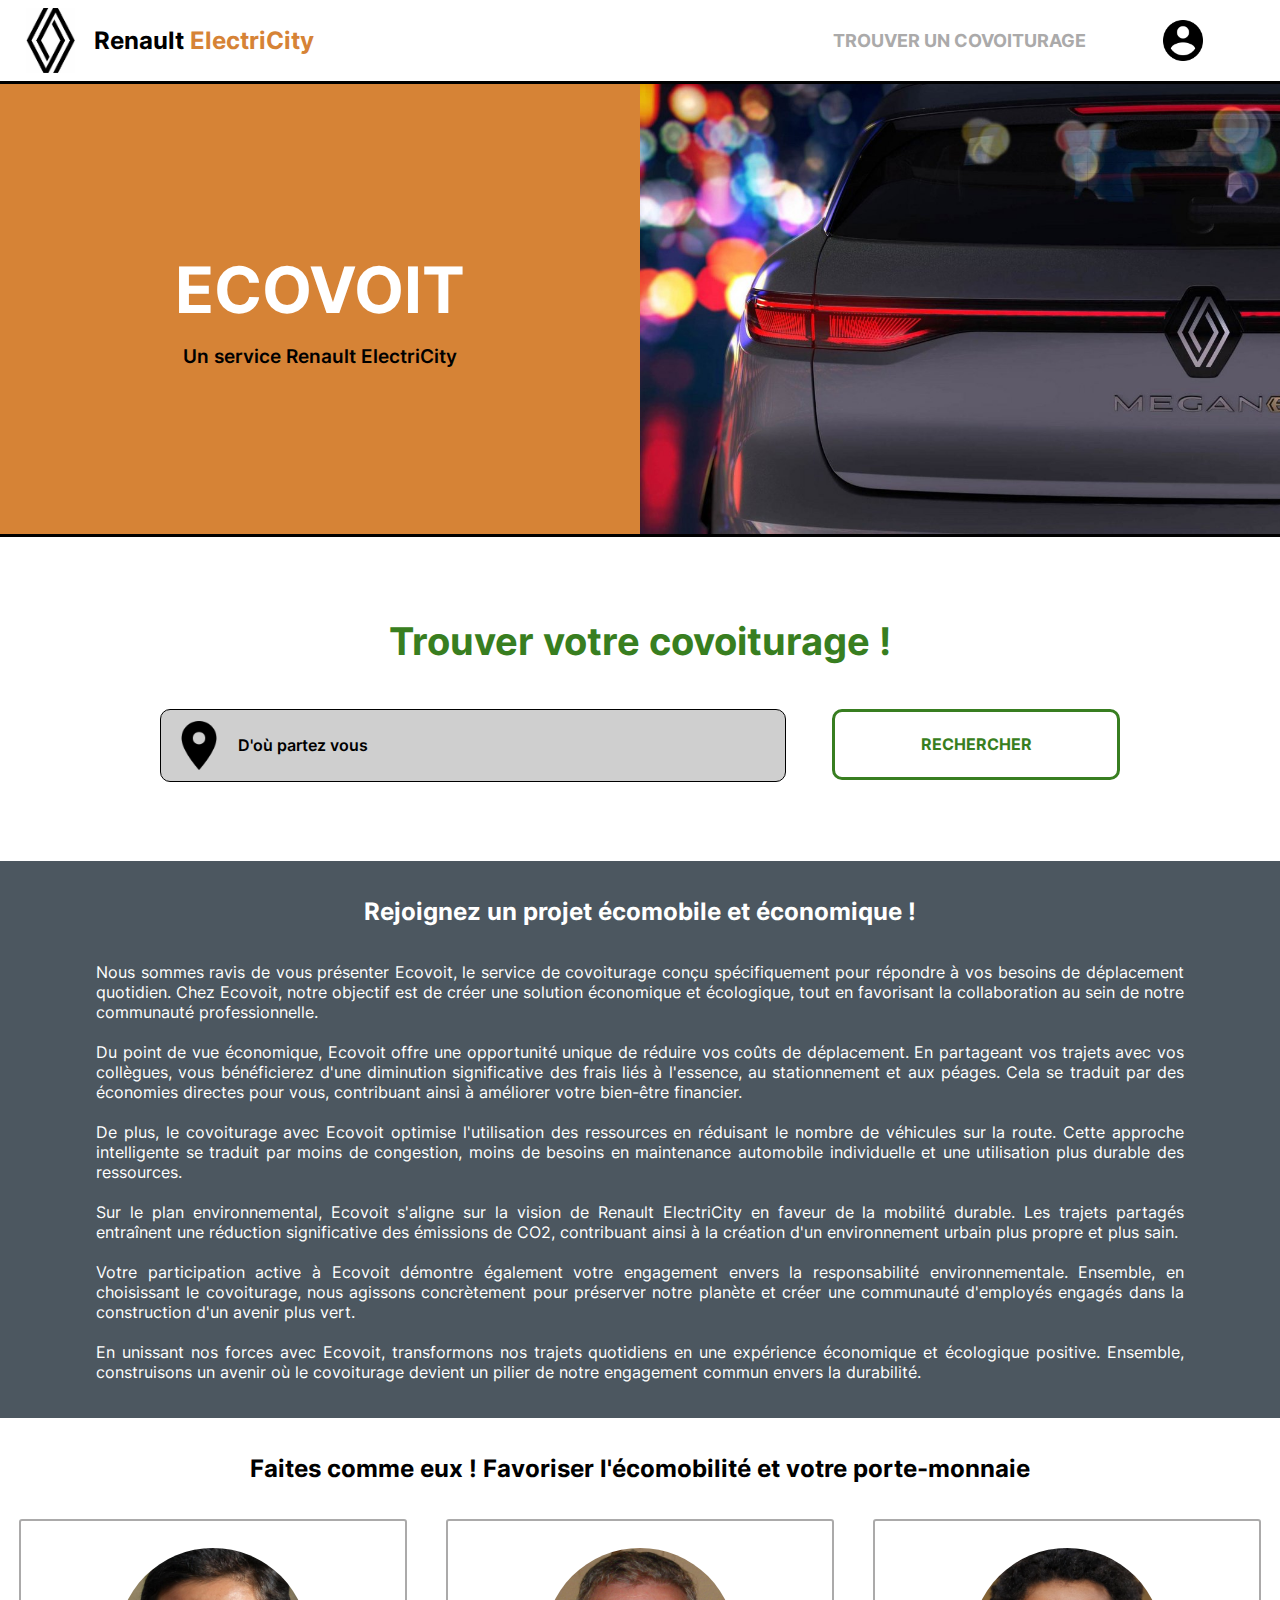
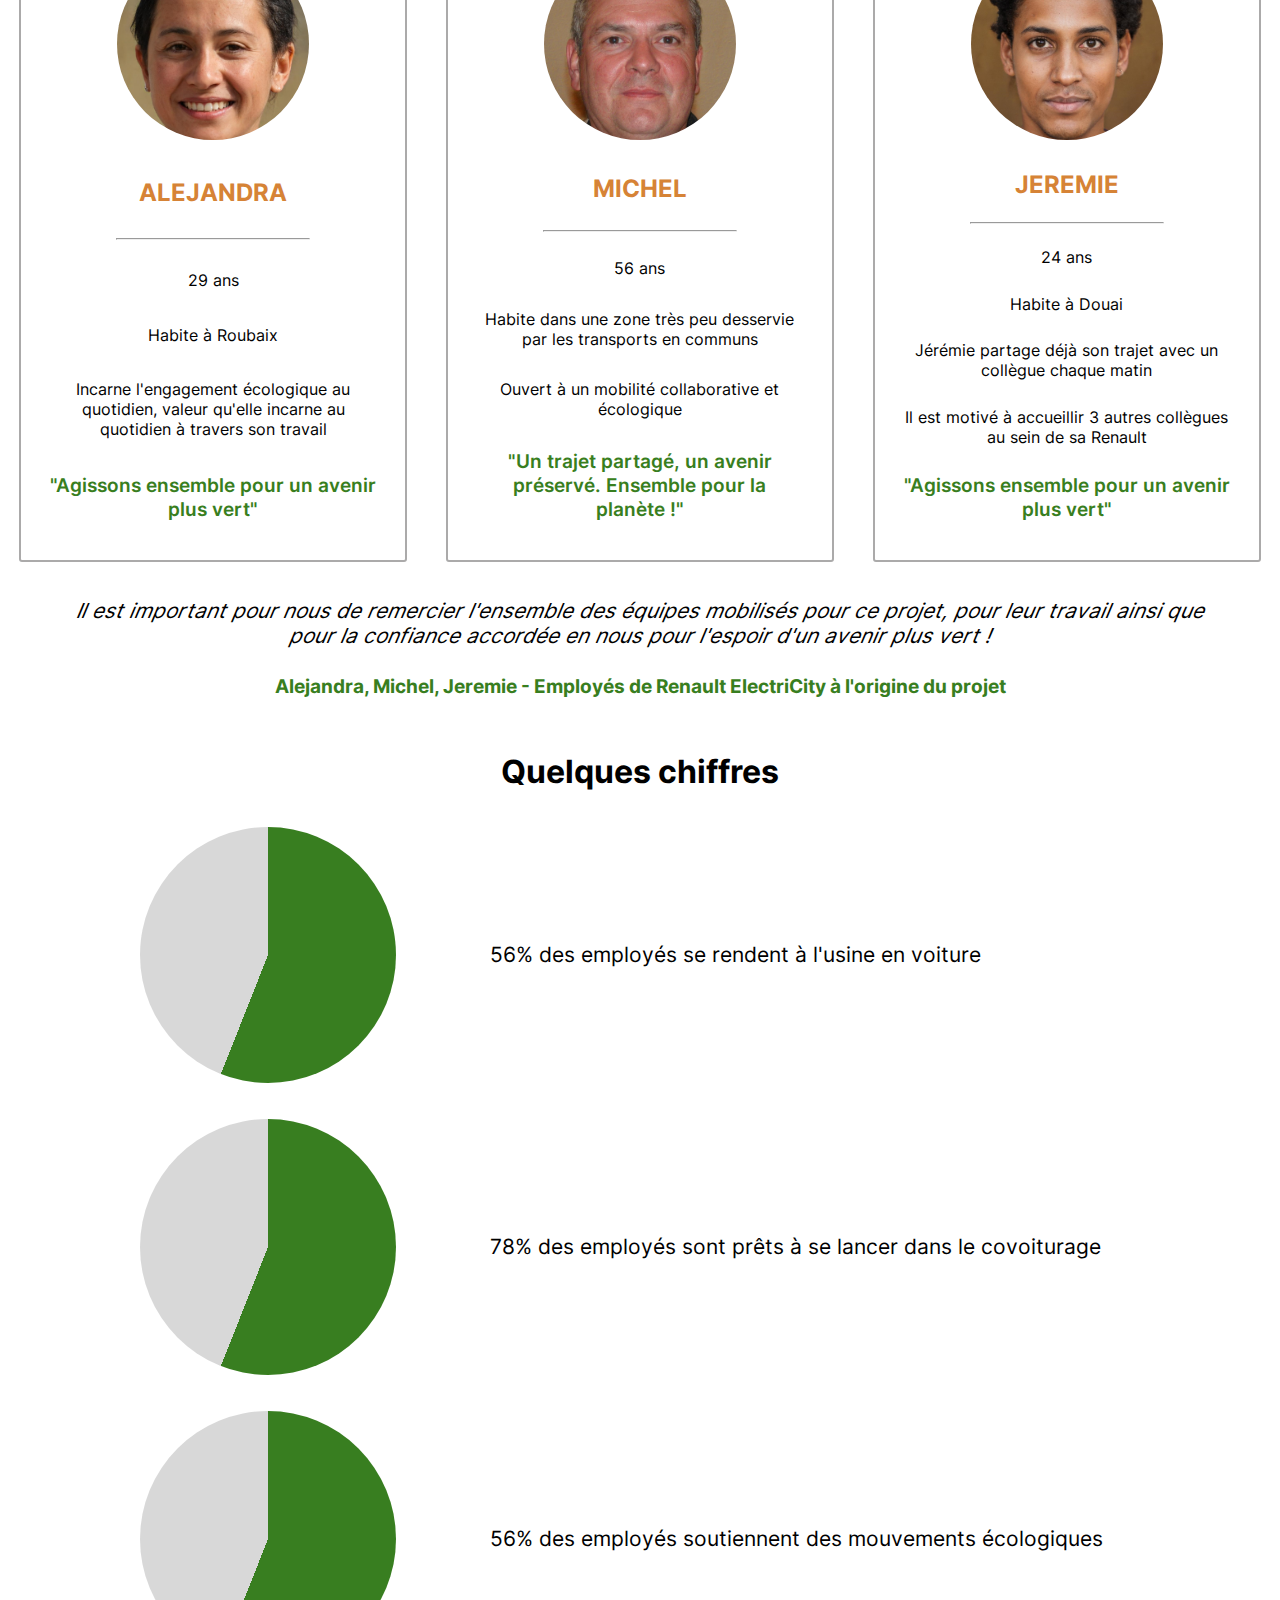
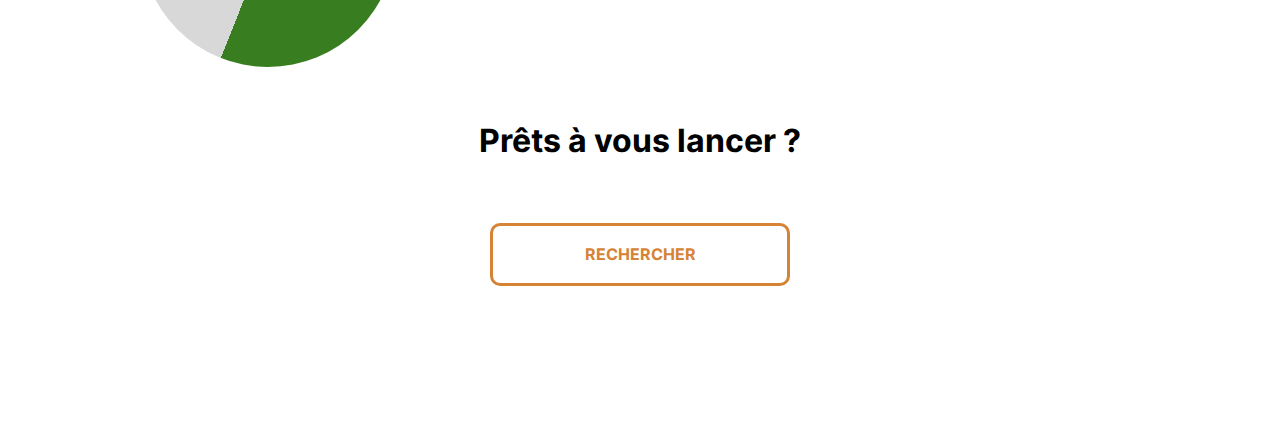
<file: index.html>
<!DOCTYPE html>
<html lang="fr">
<head>
    <meta charset="UTF-8">
    <title>Ecovoit - Renault ElectriCity</title>
    <link rel="icon" href="assets/logo-renault.jpg">
    <link rel="stylesheet" href="css/global_style.css">
    <link rel="stylesheet" href="css/index_style.css">
    <link rel="stylesheet" href="css/responsive_global_style.css">
    <link rel="stylesheet" href="css/responsive_index_style.css">
    <meta name="viewport" content="width=device-width, initial-scale=1.0">
</head>
<body>
    <div id="nav-bar">
        <a href="./index.html" class="logo">
            <img src="assets/logo-renault.jpg" alt="Logo de Renault.">
        </a>
        <span>Renault</span>
        <span class="orange"> ElectriCity</span>
        <a href="./covoiturages-disponibles.html" class="lien">
            <span>Trouver un covoiturage</span>
        </a>
        <a href="./login.html">
            <img src="assets/icone-profil.png" alt="Logo de Renault.">
        </a>
    </div>

    <header>
        <section>
            <h1>Ecovoit</h1>
            <p>Un service Renault ElectriCity</p>
        </section>
        <img src="assets/picture-header.jpg" alt="Image de la nouvelle Renault Megane e-tech.">
    </header>

    <main>
        <section class="trouver-covoiturage">
            <h2>Trouver votre covoiturage !</h2>
            <form action="./covoiturages-disponibles.html">
                <div>
                    <img src="assets/icone-position.png" alt="Icone de position.">
                    <input type="text" placeholder="D'où partez vous">
                </div>
                <input type="submit" value="Rechercher" class="button" id="green-button">
            </form>
        </section>

        <section class="rejoindre-projet">
            <h2>Rejoignez un projet écomobile et économique !</h2>
            <p>
                Nous sommes ravis de vous présenter Ecovoit, le service de covoiturage conçu 
                spécifiquement pour répondre à vos besoins de déplacement quotidien. Chez Ecovoit,
                notre objectif est de créer une solution économique et écologique, tout en 
                favorisant la collaboration au sein de notre communauté professionnelle.<br><br>
                Du point de vue économique, Ecovoit offre une opportunité unique de réduire vos 
                coûts de déplacement. En partageant vos trajets avec vos collègues, vous 
                bénéficierez d'une diminution significative des frais liés à l'essence, au 
                stationnement et aux péages. Cela se traduit par des économies directes pour 
                vous, contribuant ainsi à améliorer votre bien-être financier.<br><br>De plus, le
                covoiturage avec Ecovoit optimise l'utilisation des ressources en réduisant le 
                nombre de véhicules sur la route. Cette approche intelligente se traduit par moins
                de congestion, moins de besoins en maintenance automobile individuelle et une 
                utilisation plus durable des ressources.<br><br>Sur le plan environnemental, 
                Ecovoit s'aligne sur la vision de Renault ElectriCity en faveur de la mobilité 
                durable. Les trajets partagés entraînent une réduction significative des émissions 
                de CO2, contribuant ainsi à la création d'un environnement urbain plus propre et plus 
                sain.<br><br>Votre participation active à Ecovoit démontre également votre engagement 
                envers la responsabilité environnementale. Ensemble, en choisissant le covoiturage,
                nous agissons concrètement pour préserver notre planète et créer une communauté 
                d'employés engagés dans la construction d'un avenir plus vert.<br><br>En unissant 
                nos forces avec Ecovoit, transformons nos trajets quotidiens en une expérience 
                économique et écologique positive. Ensemble, construisons un avenir où le covoiturage 
                devient un pilier de notre engagement commun envers la durabilité.
            </p>
        </section>

        <section class="cards-part">
            <h2>Faites comme eux ! Favoriser l'écomobilité et votre porte-monnaie</h2>
            <div class="cards-box">
                <div>
                    <img src="assets/visage-alejandra.jpg" alt="Photo de notre collaboratrice Alejandra">
                    <h3>Alejandra</h3>
                    <hr>
                    <p>29 ans</p>
                    <p>Habite à Roubaix</p>
                    <p>Incarne l'engagement écologique au quotidien, valeur qu'elle incarne au quotidien à travers son travail</p>
                    <p class="citation">"Agissons ensemble pour un avenir plus vert"</p>
                </div>
    
                <div>
                    <img src="assets/visage-michel.jpg" alt="Photo de notre collaborateur Michel">
                    <h3>Michel</h3>
                    <hr>
                    <p>56 ans</p>
                    <p>Habite dans une zone très peu desservie par les transports en communs</p>
                    <p>Ouvert à un mobilité collaborative et écologique</p>
                    <p class="citation">"Un trajet partagé, un avenir préservé. Ensemble pour la planète !"</p>
                </div>
    
                <div>
                    <img src="assets/visage-jeremie.jpg" alt="Photo de notre collaborateur Jeremie">
                    <h3>Jeremie</h3>
                    <hr>
                    <p>24 ans</p>
                    <p>Habite à Douai</p>
                    <p>Jérémie partage déjà son trajet avec un collègue chaque matin</p>
                    <p>Il est motivé à accueillir 3 autres collègues au sein de sa Renault</p>
                    <p class="citation">"Agissons ensemble pour un avenir plus vert"</p>
                </div>
            </div>
            <p class="italic-text">Il est important pour nous de remercier l'ensemble des équipes mobilisés pour ce projet, pour leur travail ainsi que pour la confiance accordée en nous pour l'espoir d'un avenir plus vert !</p>
            <p>Alejandra, Michel, Jeremie - Employés de Renault ElectriCity à l'origine du projet</p>
        </section>

        <section class="chiffres">
            <h1>Quelques chiffres</h1>
            <div class="zone-diagramme">
                <div class="diagramme"></div>
                <p>56% des employés se rendent à l'usine en voiture</p>
            </div>
            <div class="zone-diagramme">
                <div class="diagramme"></div>
                <p>78% des employés sont prêts à se lancer dans le covoiturage</p>
            </div>
            <div class="zone-diagramme">
                <div class="diagramme"></div>
                <p>56% des employés soutiennent des mouvements écologiques</p>
            </div>
        </section>

        <section class="search-box">
            <h1>Prêts à vous lancer ? </h1>
            <form action="./covoiturages-disponibles.html">
                <input type="submit" value="Rechercher" class="button">
            </form>
        </section>
    </main>
</body>
</html>
</file>
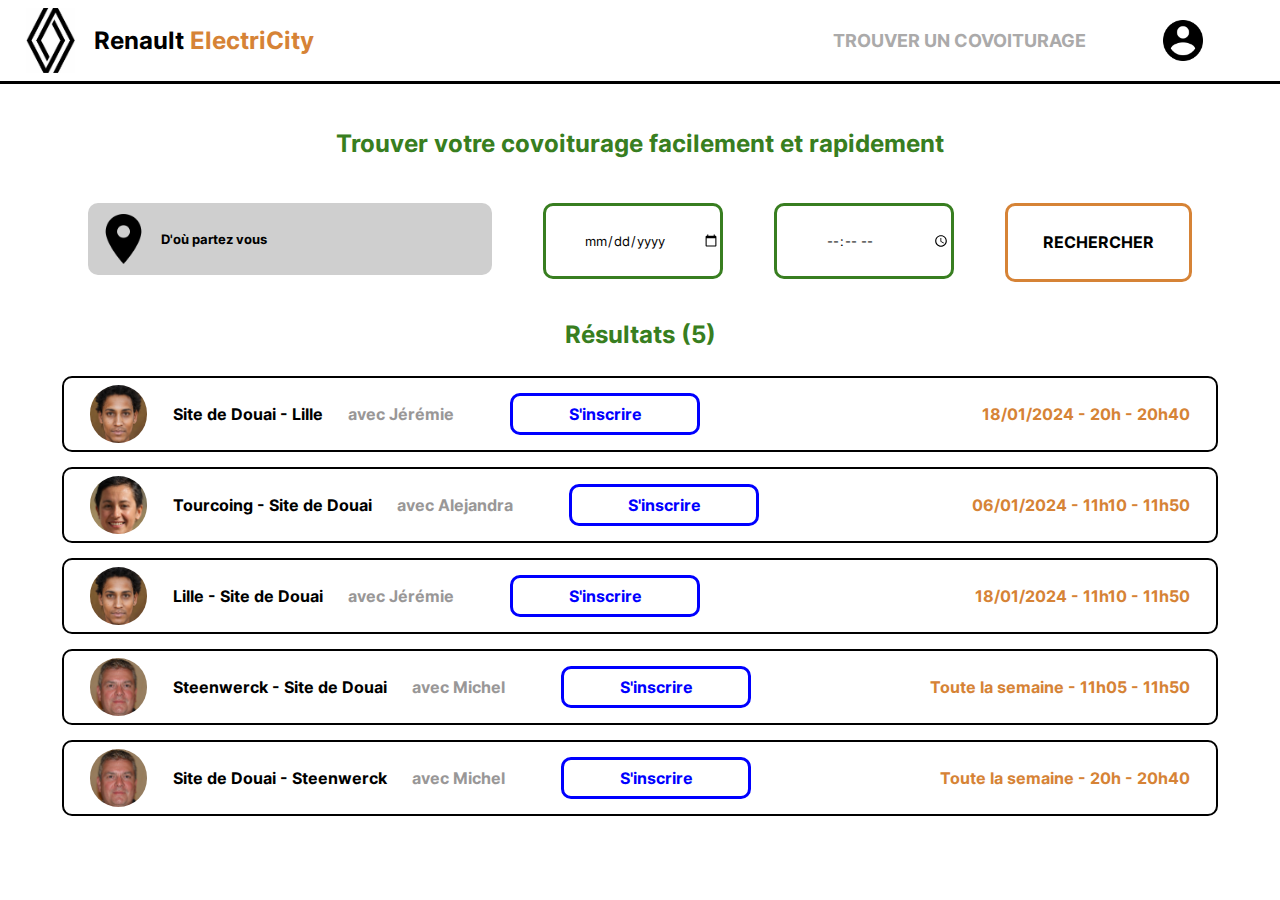
<file: covoiturages-disponibles.html>
<!DOCTYPE html>
<html lang="fr">
<head>
    <meta charset="UTF-8">
    <meta name="viewport" content="width=device-width, initial-scale=1.0">
    <title>Ecovoit - Renault ElectriCity</title>
    <link rel="icon" href="assets/logo-renault.jpg">
    <link rel="stylesheet" href="css/global_style.css">
    <link rel="stylesheet" href="css/covoiturages_disponibles_style.css">
</head>
<body>
    <div id="nav-bar">
        <a href="./index.html" class="logo">
            <img src="assets/logo-renault.jpg" alt="Logo de Renault.">
        </a>
        <span>Renault</span>
        <span class="orange"> ElectriCity</span>
        <a href="./covoiturages-disponibles.html" class="lien">
            <span>Trouver un covoiturage</span>
        </a>
        <a href="./login.html">
            <img src="assets/icone-profil.png" alt="Logo de Renault.">
        </a>
    </div>
    <main>
        <h2>Trouver votre covoiturage facilement et rapidement</h2>
        <form action="./covoiturages-disponibles.html">
            <div>
                <img src="assets/icone-position.png" alt="Icone de position.">
                <input type="text" placeholder="D'où partez vous">
            </div>
            <input type="date" placeholder="Date">
            <input type="time" placeholder="Heure">
            <input type="submit" value="Rechercher" class="button">
        </form>
        <section>
            <h2>Résultats (5)</h2>
            <div>
                <img src="assets/visage-jeremie.jpg" alt="Visage de notre collaborateur Jérémie">
                <span>Site de Douai - Lille</span>
                <span>avec Jérémie</span>
                <input type="checkbox" id="control" class="control">
                <label for="control">S'inscrire</label>
                <span>18/01/2024 - 20h - 20h40</span>
            </div>
            <div>
                <img src="assets/visage-alejandra.jpg" alt="Visage de notre collaboratrice Alejandra">
                <span>Tourcoing - Site de Douai</span>
                <span>avec Alejandra</span>
                <input type="checkbox" id="control2" class="control">
                <label for="control2">S'inscrire</label>
                <span>06/01/2024 - 11h10 - 11h50</span>
            </div>
            <div>
                <img src="assets/visage-jeremie.jpg" alt="Visage de notre collaborateur Jérémie">
                <span>Lille - Site de Douai</span>
                <span>avec Jérémie</span>
                <input type="checkbox" id="control3" class="control">
                <label for="control3">S'inscrire</label>
                <span>18/01/2024 - 11h10 - 11h50</span>
            </div>
            <div>
                <img src="assets/visage-michel.jpg" alt="Visage de notre collaborateur Michel">
                <span>Steenwerck - Site de Douai</span>
                <span>avec Michel</span>
                <input type="checkbox" id="control4" class="control">
                <label for="control4">S'inscrire</label>
                <span>Toute la semaine - 11h05 - 11h50</span>
            </div>
            <div>
                <img src="assets/visage-michel.jpg" alt="Visage de notre collaborateur Michel">
                <span>Site de Douai - Steenwerck</span>
                <span>avec Michel</span>
                <input type="checkbox" id="control5" class="control">
                <label for="control5">S'inscrire</label>
                <span>Toute la semaine - 20h - 20h40</span>
            </div>
        </section>
    </main>
</body>
</html>
</file>
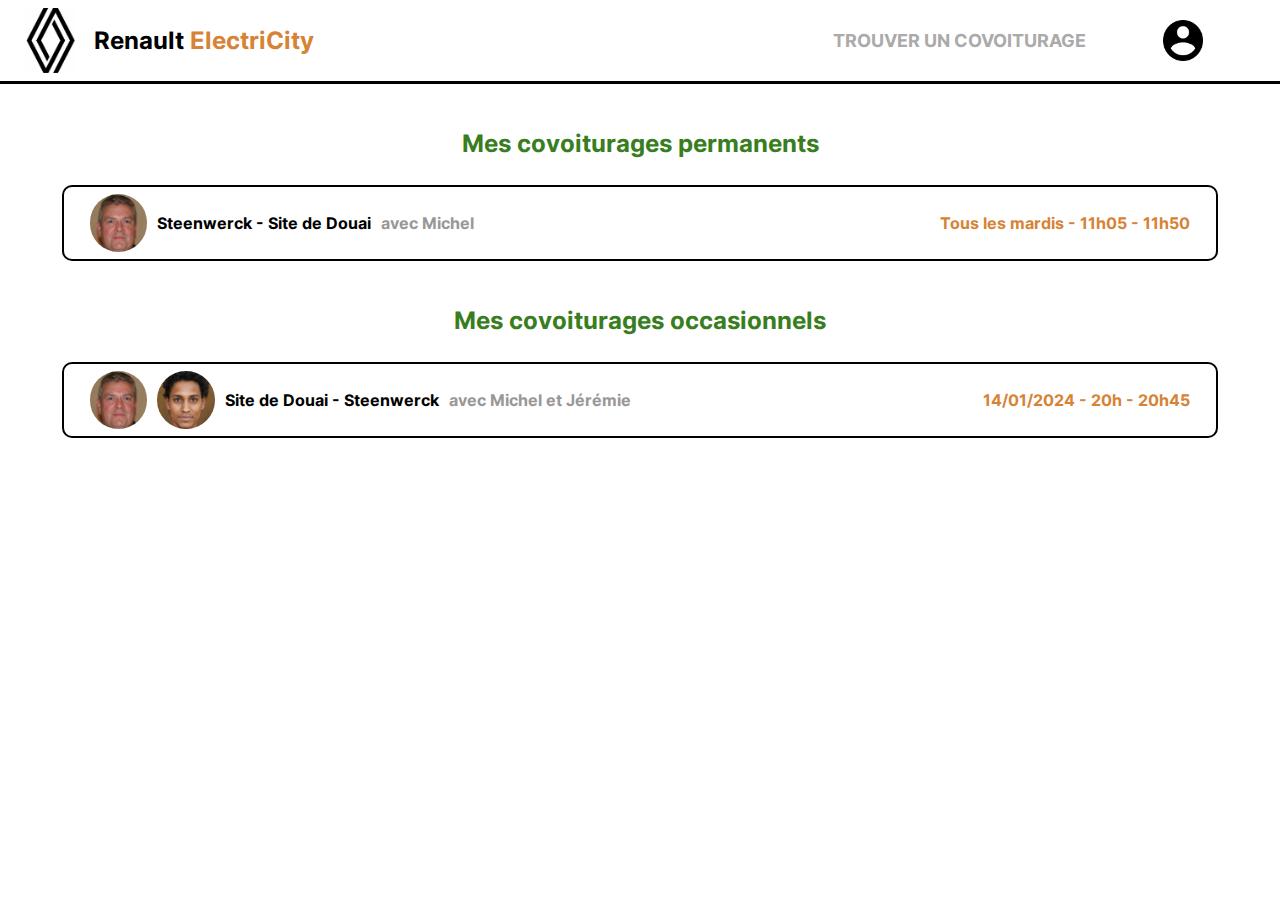
<file: covoiturages-inscrits.html>
<!DOCTYPE html>
<html lang="fr">
<head>
    <meta charset="UTF-8">
    <meta name="viewport" content="width=device-width, initial-scale=1.0">
    <title>Ecovoit - Renault ElectriCity</title>
    <link rel="icon" href="assets/logo-renault.jpg">
    <link rel="stylesheet" href="css/global_style.css">
    <link rel="stylesheet" href="css/covoiturages_inscrits_style.css">
</head>
<body>
    <div id="nav-bar">
        <a href="./index.html" class="logo">
            <img src="assets/logo-renault.jpg" alt="Logo de Renault.">
        </a>
        <span>Renault</span>
        <span class="orange"> ElectriCity</span>
        <a href="./covoiturages-disponibles.html" class="lien">
            <span>Trouver un covoiturage</span>
        </a>
        <a href="./login.html">
            <img src="assets/icone-profil.png" alt="Logo de Renault.">
        </a>
    </div>

    <main>
        <h2>Mes covoiturages permanents</h2>
        <div>
            <img src="assets/visage-michel.jpg" alt="Visage de notre collaborateur Michel">
            <span>Steenwerck - Site de Douai</span>
            <span class="gris">avec Michel</span>
            <span class="orange">Tous les mardis - 11h05 - 11h50</span>
        </div>
        <h2>Mes covoiturages occasionnels</h2>
        <div>
            <img src="assets/visage-michel.jpg" alt="Visage de notre collaborateur Michel">
            <img src="assets/visage-jeremie.jpg" alt="Visage de notre collaborateur Jeremie">
            <span>Site de Douai - Steenwerck</span>
            <span class="gris">avec Michel et Jérémie</span>
            <span class="orange">14/01/2024 - 20h - 20h45</span>
        </div>
    </main>
</body>
</html>
</file>
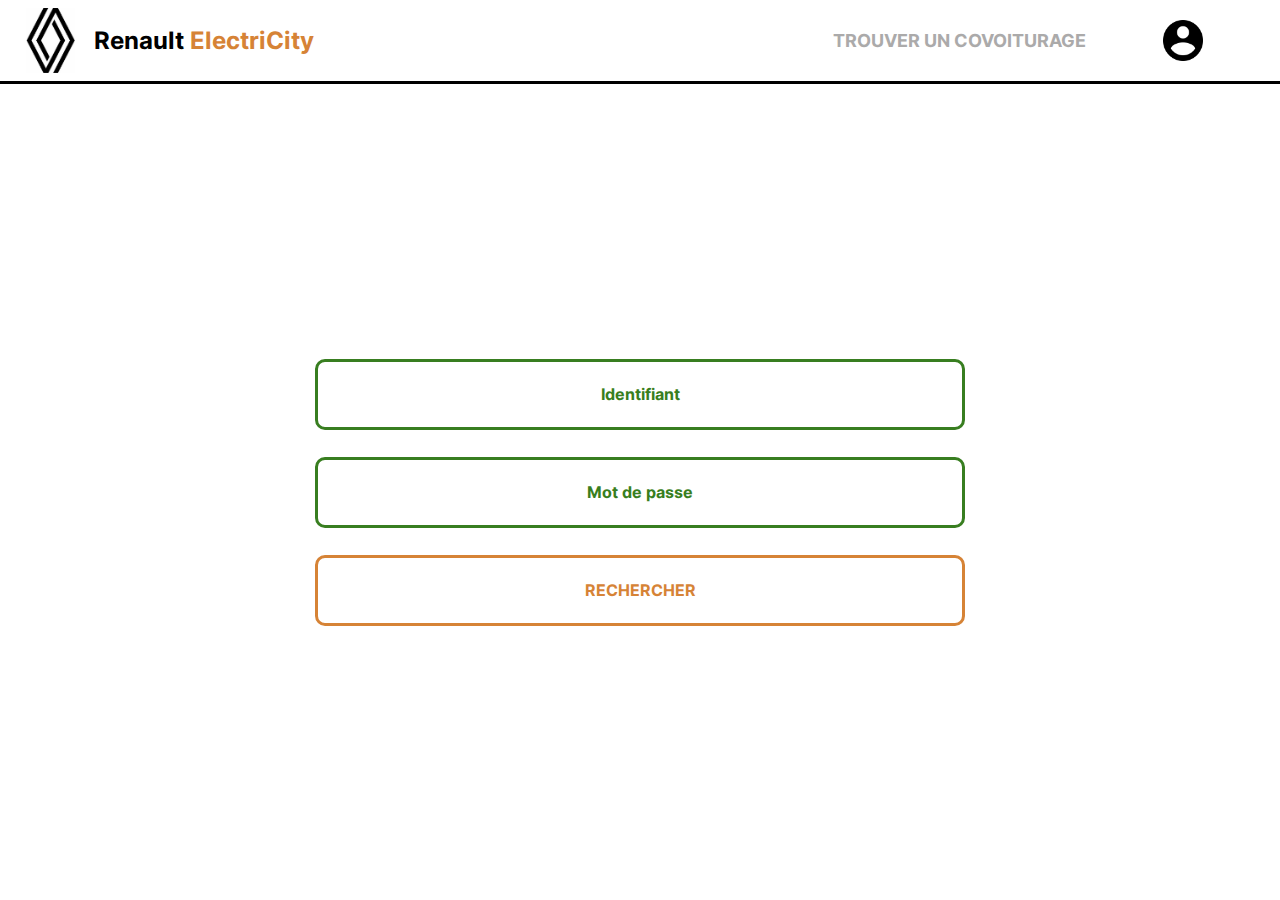
<file: login.html>
<!DOCTYPE html>
<html lang="fr">
<head>
    <meta charset="UTF-8">
    <meta name="viewport" content="width=device-width, initial-scale=1.0">
    <link rel="stylesheet" href="css/global_style.css">
    <link rel="stylesheet" href="css/login_style.css">
    <title>Document</title>
</head>
<body>
    <div id="nav-bar">
        <a href="./index.html" class="logo">
            <img src="assets/logo-renault.jpg" alt="Logo de Renault.">
        </a>
        <span>Renault</span>
        <span class="orange"> ElectriCity</span>
        <a href="./covoiturages-disponibles.html" class="lien">
            <span>Trouver un covoiturage</span>
        </a>
        <a href="./login.html">
            <img src="assets/icone-profil.png" alt="Logo de Renault.">
        </a>
    </div>
    
    <form action="./covoiturages-inscrits.html">
        <input type="text" placeholder="Identifiant" class="text-box">
        <input type="password" placeholder="Mot de passe" class="text-box">
        <input type="submit" value="Rechercher" class="button">
    </form>
</body>
</html>
</file>
<file: css/global_style.css>
/* Feuille de styles utilisée pou toutes les pages du site */

/* Importation des polices d'écriture (locales) */

@font-face {
    font-family: 'Inter';
    src: url('../assets/fonts/inter.ttf');
}

/* Création des animations utilisées */

@keyframes smoothhover_green {
    from {
        background-color: unset;
        color: var(--green-color);
    }
    to {
        background-color: var(--green-color);
        color: white;
    }
}

@keyframes smoothhover_orange {
    from {
        background-color: unset;
        color: var(--orange-color);
    }
    to {
        background-color: var(--orange-color);
        color: white;
    }
}

@keyframes smoothhover_blue_in {
    from {
        background-color: unset;
        color: blue;
    }
    to {
        background-color: blue;
        color: white;
    }
}

@keyframes smoothhover_blue_out {
    from {
        background-color: blue;
        color: white;
    }
    to {
        background-color: unset;
        color: blue;
    }
}

/* Définition des variables (Couleur de thème du site) */
:root {
    --orange-color: #D68336;
    --green-color: #387E20;
    --gray-color: #4C5760;
    --gray-white-color: #D8D8D8;
}

/* Reset CSS qui nous permet d'implémenter les éléments sans les contraintes présentes par défaut en css. */
body, img, p, h1, h2, h3, div, section, header, footer, ::before, ::after {
    margin: 0;
    padding: 0;
    font-family: Inter;
}

/*Style de la bar de navigation (position fixed) */
#nav-bar {
    width: 100%;
    height: 9vh;
    position: fixed;
    top: 0;
    border-bottom: 3px solid black;
    display: flex;
    align-items: center;
    z-index: 1;
    background-color: white;
    caret-color: transparent;
}

#nav-bar span {
    font-weight: bold;
    font-size: 1.5em;
}

#nav-bar span:first-of-type {
    margin-left: 1.5vw;
}

#nav-bar span.orange {
    color: var(--orange-color);
}

#nav-bar a {
    text-decoration: none;
    margin-left: auto;
    margin-right: 6vw;
    height: 100%;
    display: flex;
    align-items: center;
}

#nav-bar a.lien {
    margin-left: auto;
    margin-right: 0px;
    text-align: center;
}

#nav-bar a.lien span {
    margin-left: unset;
}

#nav-bar a span {
    font-size: 1.1em;
    color: #ABAAAA;
    text-transform: uppercase;
}

#nav-bar a img {
    height: 50%;
}

#nav-bar a:last-child {
    margin-left: 6vw;
}

#nav-bar a.logo {
    height: 100%;
    margin-left: 2vw;
    margin-right: 0px;
}

#nav-bar a.logo img {
    height: 80%;
}

/* Style des bouttons */

.button {
    border: 3px solid var(--orange-color);
    border-radius: 10px;
    font-family: Inter;
    text-decoration: none;
    background-color: unset;
    text-transform: uppercase;
    max-width: 300px;
    font-size: 1em;
    font-weight: bold;
}

.button a {
    text-decoration: none;
    color: var(--orange-color);
}

.button:hover {
    animation: smoothhover_orange 0.5s ease-out forwards;
}

.button:hover a {
    color: white;
}
</file>
<file: css/index_style.css>
/* Feuille de styles utilisée pour l'index du site */

.italic-text {
    font-style: italic;
}

/* Style du header */
header {
    margin-top: calc(9vh + 3px);
    width: 100%;
    height: 50vh;
    display: flex;
    border-bottom: 3px solid black;
    caret-color: transparent;
}

header section {
    display: flex;
    align-items: center;
    flex-direction: column;
    justify-content: center;
    width: 100%;
    height: 100%;
    background-color: var(--orange-color);
    text-align: center;
}

header section h1 {
    color: white;
    font-size: 5vw;
    text-transform: uppercase;
    margin-bottom: 2.5%;
}

header section p {
    font-size: 1.5vw;
    font-weight: 600;
}

header img {
    width: 100%;
    height: 100%;
    object-fit: cover;
}

main {
    position: absolute;
    top: calc(9vh + 3px + 50vh + 3px);
    width: 100%;
}

section.trouver-covoiturage {
    display: flex;
    flex-direction: column;
    align-items: center;
    justify-content: center;
    height: 36vh;
    width: 100%;
}

section.trouver-covoiturage h2 {
    color: var(--green-color);
    font-weight: bold;
    font-size: 3vw;
    margin-bottom: 5vh;
    caret-color: transparent;
}

section.trouver-covoiturage form {
    height: 22%;
    width: 75%;
    display: flex;
    justify-content: space-between;
    user-select: none;
}

section.trouver-covoiturage form div {
    height: 100%;
    width: 65%;
    background-color: #CFCFCF;
    border: 1px solid black;
    border-radius: 10px;
    display: flex;
    align-items: center;
}

section.trouver-covoiturage form div img {
    height: 70%;
    margin: 1vw;
}

section.trouver-covoiturage form div input, main section.trouver-covoiturage form div input::placeholder {
    background-color: unset;
    border: none;
    color: black;
    font-size: 1em;
    font-weight: 600;
    opacity: 1;
    outline: none;
    font-family: Inter;
}

section.trouver-covoiturage form div input:focus::placeholder {
    color: #CFCFCF;
}

section.trouver-covoiturage form input#green-button {
    height: 100%;
    width: 30%;
    border: 3px solid var(--green-color);
    font-size: 1em;
    font-weight: bold;
    color: var(--green-color);
    background-color: unset;
}

section.trouver-covoiturage form input#green-button:hover {
    animation: smoothhover_green 0.5s ease-out forwards;
}

section.rejoindre-projet {
    width: 100%;
    background-color: var(--gray-color);
    padding: 4vh 0;
    color: white;
}

section.rejoindre-projet h2 {
    text-align: center;
    margin-bottom: 4vh;
    width: 90%;
    margin: 0 auto 4vh auto;
}

section.rejoindre-projet p {
    text-align: justify;
    width: 85%;
    margin: auto;
}

section.cards-part {
    width: 100%;
    --space-card: 4vh; 
    padding: var(--space-card) 0 2vh 0;
}

section.cards-part h2 {
    text-align: center;
    width: 90%;
    margin: 0 auto;
}

section.cards-part div.cards-box {
    text-align: center;
    width: 100%;
    margin: auto;
    display: flex;
    align-items: center;
    justify-content: space-around;
    flex-wrap: wrap;
    height: auto;
}

section.cards-part div.cards-box div {
    height: 65vh;
    width: 30%;
    min-width: 350px;
    max-width: 450px;
    margin: var(--space-card) calc(1.5%);
    display: flex;
    flex-direction: column;
    align-items: center;
    justify-content: space-between;
    padding: 3vh 0;
    border: 2px #ABAAAA solid;
    border-radius: 3px;
}

section.cards-part div.cards-box div h3 {
    text-transform: uppercase;
    color: var(--orange-color);
    font-size: 1.5em;
    margin: 3% 0;
}

section.cards-part div.cards-box div hr {
    width: 50%;
    color: black;
}

section.cards-part div.cards-box div img {
    width: 50%;
    border-radius: 100%;
    margin-bottom: 15px;
}

section.cards-part div.cards-box div p {
    width: 85%;
    margin: 3% 0;
}

section.cards-part div.cards-box div p.citation {
    color: var(--green-color);
    font-weight: 600;
}

section.cards-part p.italic-text {
    text-align: center;
    width: 90%;
    font-size: 1.3em;
    margin: auto;
}

section.cards-part p:last-child {
    color: var(--green-color);
    font-weight: bold;
    font-size: 1.2em;
    margin-top: 2%;
    text-align: center;
}


/* Style de la zone des chiffres */

section.chiffres {
    padding-bottom: 2vh;
    padding-top: 4vh;
}

section.chiffres h1 {
    margin: auto;
    text-align: center;
    font-size: 2em;
    margin-bottom: 4vh;
}

div.zone-diagramme {
    margin: 4vh auto;
    display: grid;
    grid-template-columns: 20vw 1fr;
    grid-template-rows: 20vw;
    grid-row-gap: 20px;
    grid-column-gap: 6%;
    width: 80%;
    max-width: 1000px;
}

div.diagramme {
    width: 100%;
    background: conic-gradient(var(--green-color) 56%, var(--gray-white-color) 0deg);
    border-radius: 100%;
    grid-area: 1 / 1 / 2 / 2;
}

div.zone-diagramme p {
    grid-area: 1 / 2 / 2 / 3; 
    font-size: 1.3em;
    margin: auto 5%;
}

section.search-box h1 {
    text-align: center;
    margin: auto;
    font-size: 2em;
}

section.search-box form {
    display: flex;
    justify-content: center;
}

section.search-box form input {
    margin: 7vh 0;
    width: 25vw;
    color: var(--orange-color);
}

section.search-box form {
    margin-bottom: 10vh;
}

.button {
    height: 7vh;
}
</file>
<file: css/responsive_global_style.css>
/*  Feuille de style contenant des medias querry pour l'aspect respondsive
        de toutes les pages */

@media screen and (max-width: 635px) {
    #nav-bar a.lien {
        display: none;
    }

    #nav-bar a:last-child {
        margin-left: auto;
    }
}
</file>
<file: css/responsive_index_style.css>
@media screen and (max-width: 600px) {
    header img {
        display: none;
    }

    header section {
        background: url('../assets/picture-header.jpg');
        background-position: -70px;
    }

    header section h1 {
        font-size: 12vw;
        text-shadow: 0px 0px 20px #000000;
    }

    header section p {
        font-size: 5vw;
        color: white;
        text-shadow: 0px 0px 20px #000000;
    }

    section.trouver-covoiturage h2 {
        font-size: 6vw;
    }

    section.trouver-covoiturage form {
        display: flex;
        flex-direction: column;
        align-items: center;
        justify-content: space-between;
        height: 18vh;
        width: 60%;
    }

    section.trouver-covoiturage form div {
        width: 100%;
        height: 40%;
    }

    section.trouver-covoiturage form input.green-button {
        width: 100%;
        height: 40%;
    }
}
</file>
<file: css/covoiturages_disponibles_style.css>
main {
    margin-top: calc(9vh + 3px);
    padding: 5vh 0;
}

h2 {
    text-align: center;
    color: var(--green-color);
    margin-bottom: 5vh;
}

form {
    display: flex;
    height: 8vh;
    width: 90%;
    margin: auto;
    justify-content: center;
}

form div {
    display: flex;
    background-color: red;
    width: 35%;
    height: 100%;
    display: flex;
    align-items: center;
    background-color: #CFCFCF;
    border-radius: 10px;
    margin-right: 4vw;
}

form div img {
    height: 70%;
    margin-left: 10px;
}

form div input {
    border: none;
    background: none;
    font-weight: bold;
    width: 100%;
    text-align: start;
    margin-left: 10px;
}

form div input:focus {
    outline: none;
}

form div input:focus::placeholder {
    color: #CFCFCF;
}

form input {
    height: 97%;
    font-family: Inter;
    color: black;
    border: 3px solid var(--green-color);
    border-radius: 10px;
    width: 15%;
    text-align: center;
    margin-right: 4vw;
}

form input::placeholder {
    color: black;
    opacity: 1;
    font-weight: bold;
}

form input.button {
    margin: unset;
    width: calc(15% + 14px);
    height: calc(97% + 9px);
}

section {
    margin-top: 5vh;
    width: 100vw;
}

section h2 {
    margin-bottom: 3vh;
}

section div {
    border: solid 2px black;
    height: 8vh;
    border-radius: 10px;
    display: flex;
    align-items: center;
    width: 90%;
    margin: 0 auto 15px auto;
}

section div img {
    height: 80%;
    border-radius: 50%;
    margin: 0 2vw;
}

section div span {
    font-weight: bold;
}

section div span:nth-child(3) {
    color: #999797;
    margin: 0 2vw;
}

section div .control {
    display: none;
}

section label {
    user-select: none;
    border: 3px solid blue;
    height: 50%;
    width: 16%;
    display: flex;
    align-items: center;
    justify-content: center;
    border-radius: 10px;
    color: blue;
    font-weight: bold;
    margin-left: 30px;
    margin-right: 20px;
    animation: smoothhover_blue_out ease-in-out forwards 0.5s;
}

section div .control:checked + label {
    animation: smoothhover_blue_in ease-in-out forwards 0.5s;
    font-size: 0;
}

section div .control:checked + label::before {
    content: "Inscrit";
    font-size: initial;
}

section div span:last-child {
    margin-left: auto;
    margin-right: 2vw;
    color: var(--orange-color);
}

@media screen and (max-width: 600px) {
    section div span:nth-child(3) {
        display: none;
    }
}
</file>
<file: css/covoiturages_inscrits_style.css>
main {
    margin-top: calc(9vh + 3px);
    padding: 5vh 0;
}

h2 {
    color: var(--green-color);
    margin: 5vh 0 3vh 0;
    text-align: center;
}

h2:first-child {
    margin-top: 0px;
}

main div {
    border: solid 2px black;
    height: 8vh;
    border-radius: 10px;
    display: flex;
    align-items: center;
    width: 90%;
    margin: 0 auto 15px auto;
}

main div img {
    height: 80%;
    border-radius: 50%;
    margin: 0 10px 0 2vw;
}

main div img:nth-child(2) {
    height: 80%;
    border-radius: 50%;
    margin: 0 10px 0 0;
}

main div span {
    font-weight: bold;
}

main div span.gris {
    color: #999797;
    margin-left: 10px;
}

main div span.orange {
    margin-left: auto;
    margin-right: 2vw;
    color: var(--orange-color);
}
</file>
<file: css/login_style.css>
body {
    display: flex;
    justify-content: center;
}

form {
    vertical-align: middle;
    margin: calc(9vh + 3px) auto 0px auto;
    display: flex;
    flex-direction: column;
    align-items: center;
    justify-content: center;
    width: 100%;
    height: calc(91vh - 3px);
}

form input {
    margin-top: 3vh;
    width: 50%;
}

form input.text-box {
    border: 3px solid var(--green-color);
    border-radius: 10px;
    height: 7vh;
    text-align: center;
    font-family: Inter;
    font-size: 1em;
    font-weight: bold;
    color: var(--green-color);
}

form input.button {
    max-width: unset;
    color: var(--orange-color);
    width: calc(50% + 10px);
    height: calc(7vh + 8px);
}

form input.text-box::placeholder {
    color: var(--green-color);
    opacity: 1;
}

form input:first-child {
    margin-top: unset;
}
</file>
